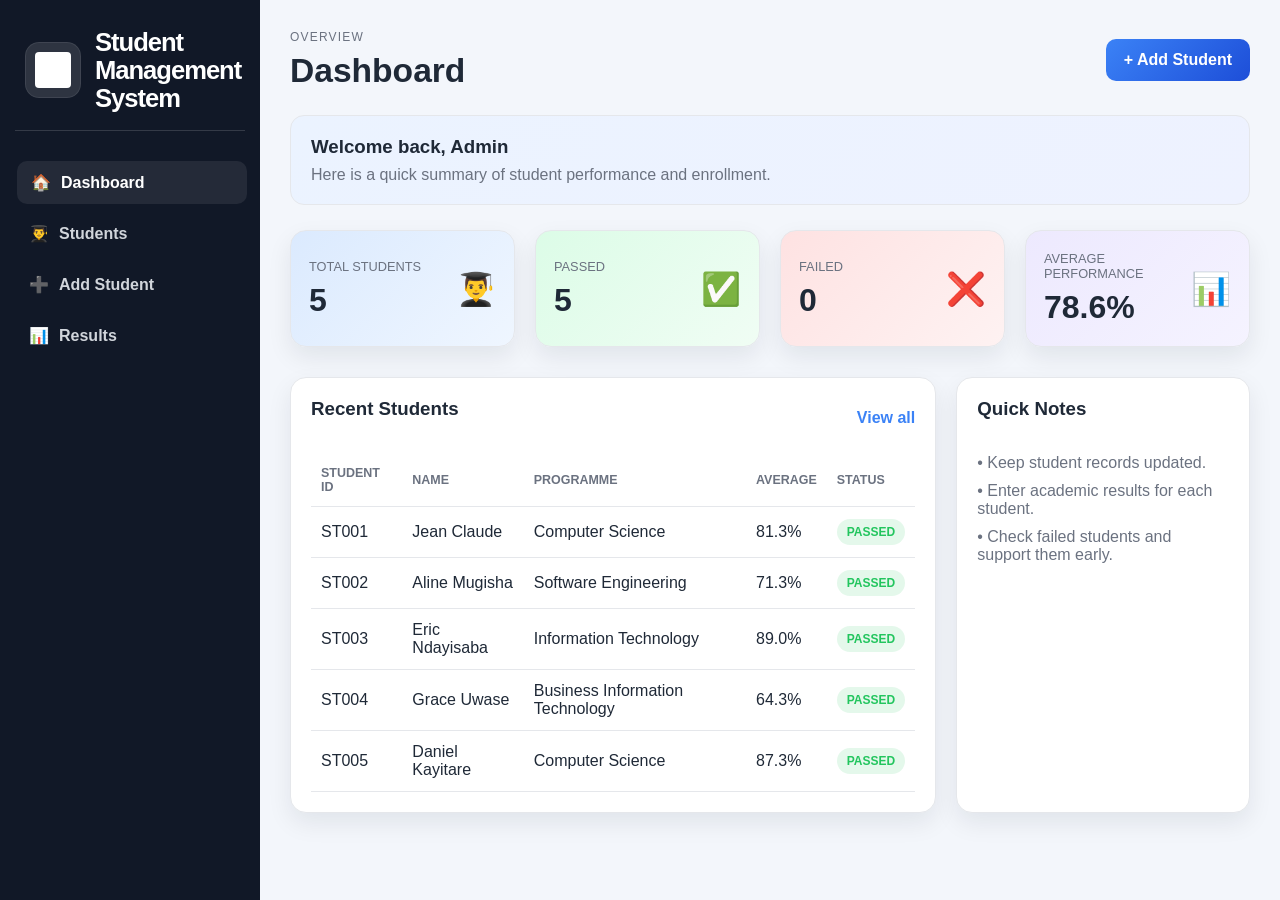
<file: index.html>
<!DOCTYPE html>
<html lang="en">
  <head>
    <meta charset="UTF-8" />
    <meta name="viewport" content="width=device-width, initial-scale=1.0" />
    <title>Student Management System</title>
    <link rel="stylesheet" href="css/style.css" />
    <link rel="stylesheet" href="css/dashboard.css" />
    <link rel="stylesheet" href="css/responsive.css" />
    <link rel="icon" href="images/image.png">
  </head>
  <body>
    <div class="app-shell">
      <aside class="sidebar">
        <div class="brand">
          <img src="images/image.png" alt="School logo" />
          <div>
            <h2>Student Management System</h2>
          </div>
        </div>

        <nav class="nav-menu">
          <a href="index.html" class="active"><span class="nav-icon">🏠</span>Dashboard</a>
          <a href="pages/students.html"><span class="nav-icon">👨‍🎓</span>Students</a>
          <a href="pages/add-student.html"><span class="nav-icon">➕</span>Add Student</a>
          <a href="pages/results.html"><span class="nav-icon">📊</span>Results</a>
        </nav>
      </aside>

      <main class="main-content">
        <header class="topbar">
          <div>
            <p class="eyebrow">Overview</p>
            <h1>Dashboard</h1>
          </div>
          <div class="topbar-actions">
            <a href="pages/add-student.html" class="btn btn-primary">+ Add Student</a>
          </div>
        </header>

        <section class="welcome-box">
          <h3>Welcome back, Admin</h3>
          <p>Here is a quick summary of student performance and enrollment.</p>
        </section>

        <section class="stats-grid">
          <article class="stat-card blue">
            <div>
              <p>Total Students</p>
              <h2 id="totalStudents">0</h2>
            </div>
            <span>👨‍🎓</span>
          </article>

          <article class="stat-card green">
            <div>
              <p>Passed</p>
              <h2 id="passedStudents">0</h2>
            </div>
            <span>✅</span>
          </article>

          <article class="stat-card red">
            <div>
              <p>Failed</p>
              <h2 id="failedStudents">0</h2>
            </div>
            <span>❌</span>
          </article>

          <article class="stat-card purple">
            <div>
              <p>Average Performance</p>
              <h2 id="averagePerformance">0%</h2>
            </div>
            <span>📊</span>
          </article>
        </section>

        <section class="content-grid">
          <article class="panel">
            <div class="panel-header">
              <h3>Recent Students</h3>
              <a href="pages/students.html">View all</a>
            </div>

            <table>
              <thead>
                <tr>
                  <th>Student ID</th>
                  <th>Name</th>
                  <th>Programme</th>
                  <th>Average</th>
                  <th>Status</th>
                </tr>
              </thead>
              <tbody id="recentStudentsTable"></tbody>
            </table>
          </article>

          <article class="panel">
            <div class="panel-header">
              <h3>Quick Notes</h3>
            </div>
            <div class="quick-notes">
              <p>• Keep student records updated.</p>
              <p>• Enter academic results for each student.</p>
              <p>• Check failed students and support them early.</p>
            </div>
          </article>
        </section>
      </main>
    </div>

    <script src="data/students.js"></script>
    <script src="js/storage.js"></script>
    <script src="js/app.js"></script>
    <script src="js/dashboard.js"></script>
  </body>
</html>
</file>
<file: css/style.css>
:root {
  --bg: #f3f6fb;
  --panel: #ffffff;
  --primary: #3b82f6;
  --primary-dark: #1d4ed8;
  --text: #1f2937;
  --muted: #6b7280;
  --border: #e5e7eb;
  --green: #22c55e;
  --red: #ef4444;
  --purple: #8b5cf6;
  --shadow: 0 10px 25px rgba(15, 23, 42, 0.08);
}

* {
  box-sizing: border-box;
}

body {
  margin: 0;
  font-family: Arial, sans-serif;
  background: var(--bg);
  color: var(--text);
}

img {
  max-width: 100%;
  display: block;
}

a {
  text-decoration: none;
  color: inherit;
}

button,
input,
select,
textarea {
  font: inherit;
}

.app-shell {
  display: flex;
  min-height: 100vh;
}

.sidebar {
  width: 260px;
  background: #111827;
  color: #ffffff;
  padding: 20px 15px;
}

.brand {
  display: flex;
  align-items: center;
  gap: 14px;
  margin-bottom: 30px;
  padding: 8px 10px 18px;
  border-bottom: 1px solid rgba(255, 255, 255, 0.15);
}

.brand img {
  width: 56px;
  height: 56px;
  border-radius: 14px;
  padding: 10px;
  background: rgba(255, 255, 255, 0.12);
  object-fit: contain;
  filter: brightness(0) invert(1);
  box-shadow: inset 0 0 0 1px rgba(255, 255, 255, 0.08);
}

.brand h2 {
  margin: 0;
  font-size: clamp(1.1rem, 2vw, 2rem);
  line-height: 1.1;
  font-weight: 800;
  letter-spacing: -0.04em;
}

.nav-menu {
  display: flex;
  flex-direction: column;
  gap: 8px;
}

.nav-menu a {
  display: flex;
  align-items: center;
  gap: 10px;
  padding: 12px 14px;
  border-radius: 10px;
  color: #d1d5db;
  font-weight: 600;
  transition: all 0.2s ease;
}

.nav-menu a .nav-icon {
  width: 20px;
  text-align: center;
  font-size: 1rem;
}

.nav-menu a.active,
.nav-menu a:hover {
  background: rgba(255, 255, 255, 0.08);
  color: #ffffff;
  transform: translateX(2px);
}

.main-content {
  flex: 1;
  padding: 30px;
}

.topbar {
  display: flex;
  align-items: center;
  justify-content: space-between;
  margin-bottom: 25px;
}

.eyebrow {
  margin: 0 0 8px;
  font-size: 0.75rem;
  letter-spacing: 0.1em;
  text-transform: uppercase;
  color: var(--muted);
}

h1,
h2,
h3,
p {
  margin-top: 0;
}

h1 {
  margin-bottom: 0;
  font-size: 2.1rem;
}

.btn {
  display: inline-flex;
  align-items: center;
  justify-content: center;
  gap: 8px;
  padding: 12px 18px;
  border-radius: 10px;
  font-weight: 700;
  border: none;
  cursor: pointer;
  transition: transform 0.2s ease, box-shadow 0.2s ease;
}

.btn:hover {
  transform: translateY(-1px);
  box-shadow: 0 8px 18px rgba(59, 130, 246, 0.18);
}

.btn-primary {
  background: linear-gradient(135deg, var(--primary), var(--primary-dark));
  color: white;
}

.btn-secondary {
  background: #e5e7eb;
  color: var(--text);
}

.welcome-box {
  background: linear-gradient(135deg, #ebf3ff, #eef2ff);
  border: 1px solid var(--border);
  border-radius: 14px;
  padding: 20px;
  margin-bottom: 25px;
}

.welcome-box h3 {
  margin-bottom: 8px;
}

.welcome-box p {
  margin: 0;
  color: var(--muted);
}

.panel {
  background: var(--panel);
  border: 1px solid var(--border);
  border-radius: 16px;
  box-shadow: var(--shadow);
  padding: 20px;
}

.panel-header {
  display: flex;
  justify-content: space-between;
  align-items: center;
  gap: 10px;
  margin-bottom: 15px;
}

.panel-header a {
  color: var(--primary);
  font-weight: 700;
}

table {
  width: 100%;
  border-collapse: collapse;
}

th,
td {
  padding: 12px 10px;
  text-align: left;
  border-bottom: 1px solid var(--border);
}

th {
  color: var(--muted);
  font-size: 0.78rem;
  text-transform: uppercase;
}

.status-badge {
  display: inline-block;
  padding: 6px 10px;
  border-radius: 999px;
  font-size: 0.75rem;
  font-weight: 700;
}

.status-passed {
  background: rgba(34, 197, 94, 0.12);
  color: var(--green);
}

.status-failed {
  background: rgba(239, 68, 68, 0.12);
  color: var(--red);
}

.quick-notes p {
  margin: 0 0 10px;
  color: var(--muted);
}

.content-grid {
  display: grid;
  grid-template-columns: 2.2fr 1fr;
  gap: 20px;
}

.empty-message {
  text-align: center;
  color: var(--muted);
  padding: 20px;
}

.toolbar {
  display: flex;
  gap: 15px;
  margin-bottom: 20px;
}

.toolbar input,
.toolbar select,
.form-panel input,
.form-panel select,
.results-panel input,
.results-panel select {
  width: 100%;
  padding: 12px 14px;
  border: 1px solid var(--border);
  border-radius: 10px;
  background: #fff;
}

.form-grid,
.results-grid {
  display: grid;
  grid-template-columns: repeat(2, minmax(0, 1fr));
  gap: 18px;
}

label {
  display: flex;
  flex-direction: column;
  gap: 8px;
  font-weight: 700;
  color: var(--muted);
}

.form-actions {
  display: flex;
  justify-content: flex-end;
  gap: 12px;
  margin-top: 24px;
}

.summary-box {
  display: flex;
  flex-direction: column;
  gap: 10px;
  color: var(--text);
}

.action-links {
  display: flex;
  gap: 8px;
  flex-wrap: wrap;
}

.action-links a,
.action-links button {
  border: none;
  background: transparent;
  cursor: pointer;
  color: var(--primary);
  font-weight: 700;
  padding: 0;
}

.student-card {
  display: grid;
  grid-template-columns: repeat(2, minmax(0, 1fr));
  gap: 15px;
}

.info-box {
  background: #f9fafb;
  border: 1px solid var(--border);
  border-radius: 12px;
  padding: 14px;
}

.info-box span {
  display: block;
  color: var(--muted);
  font-size: 0.8rem;
  margin-bottom: 5px;
}

.result-list {
  margin-top: 20px;
}

.result-list table {
  margin-top: 12px;
}

.results-panel {
  margin-bottom: 20px;
}

.summary-panel h3 {
  margin-bottom: 15px;
}
</file>
<file: css/dashboard.css>
.stats-grid {
  display: grid;
  grid-template-columns: repeat(4, minmax(0, 1fr));
  gap: 20px;
  margin-bottom: 30px;
}

.stat-card {
  border-radius: 16px;
  padding: 20px 18px;
  display: flex;
  justify-content: space-between;
  align-items: center;
  border: 1px solid var(--border);
  box-shadow: var(--shadow);
}

.stat-card p {
  margin: 0 0 8px;
  color: var(--muted);
  font-size: 0.8rem;
  text-transform: uppercase;
}

.stat-card h2 {
  margin: 0;
  font-size: 2rem;
}

.stat-card span {
  font-size: 2rem;
}

.blue {
  background: linear-gradient(135deg, #dbeafe, #eff6ff);
}

.green {
  background: linear-gradient(135deg, #dcfce7, #f0fdf4);
}

.red {
  background: linear-gradient(135deg, #fee2e2, #fef2f2);
}

.purple {
  background: linear-gradient(135deg, #ede9fe, #f5f3ff);
}
</file>
<file: css/responsive.css>
@media (max-width: 980px) {
  .app-shell {
    flex-direction: column;
  }

  .sidebar {
    width: 100%;
  }

  .main-content {
    padding: 24px;
  }

  .stats-grid,
  .content-grid,
  .form-grid,
  .results-grid,
  .student-card {
    grid-template-columns: 1fr 1fr;
  }
}

@media (max-width: 640px) {
  .stats-grid,
  .content-grid,
  .form-grid,
  .results-grid,
  .student-card {
    grid-template-columns: 1fr;
  }

  .topbar,
  .toolbar,
  .form-actions {
    flex-direction: column;
    align-items: stretch;
  }

  .toolbar {
    gap: 10px;
  }

  .sidebar {
    padding: 15px 10px;
  }

  .nav-menu a {
    text-align: center;
  }

  .main-content {
    padding: 15px;
  }

  .btn {
    width: 100%;
  }
}
</file>
